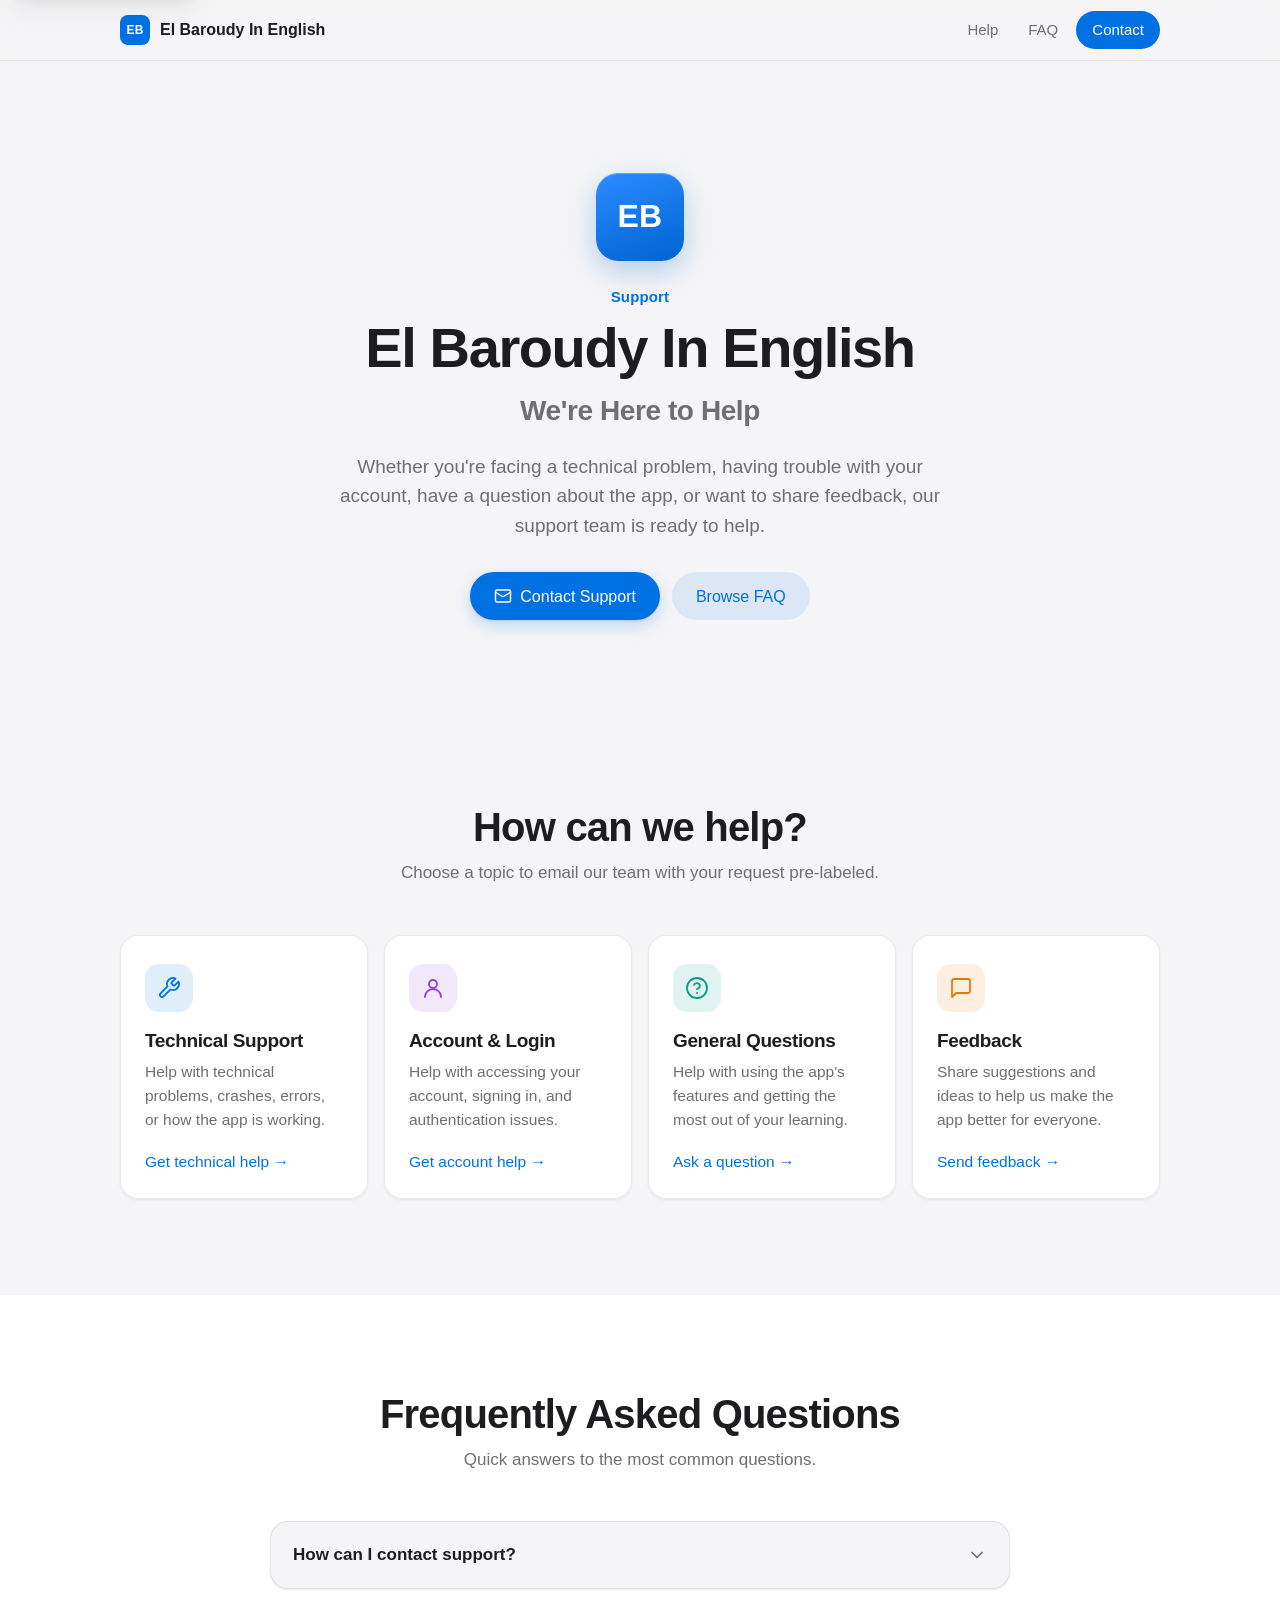
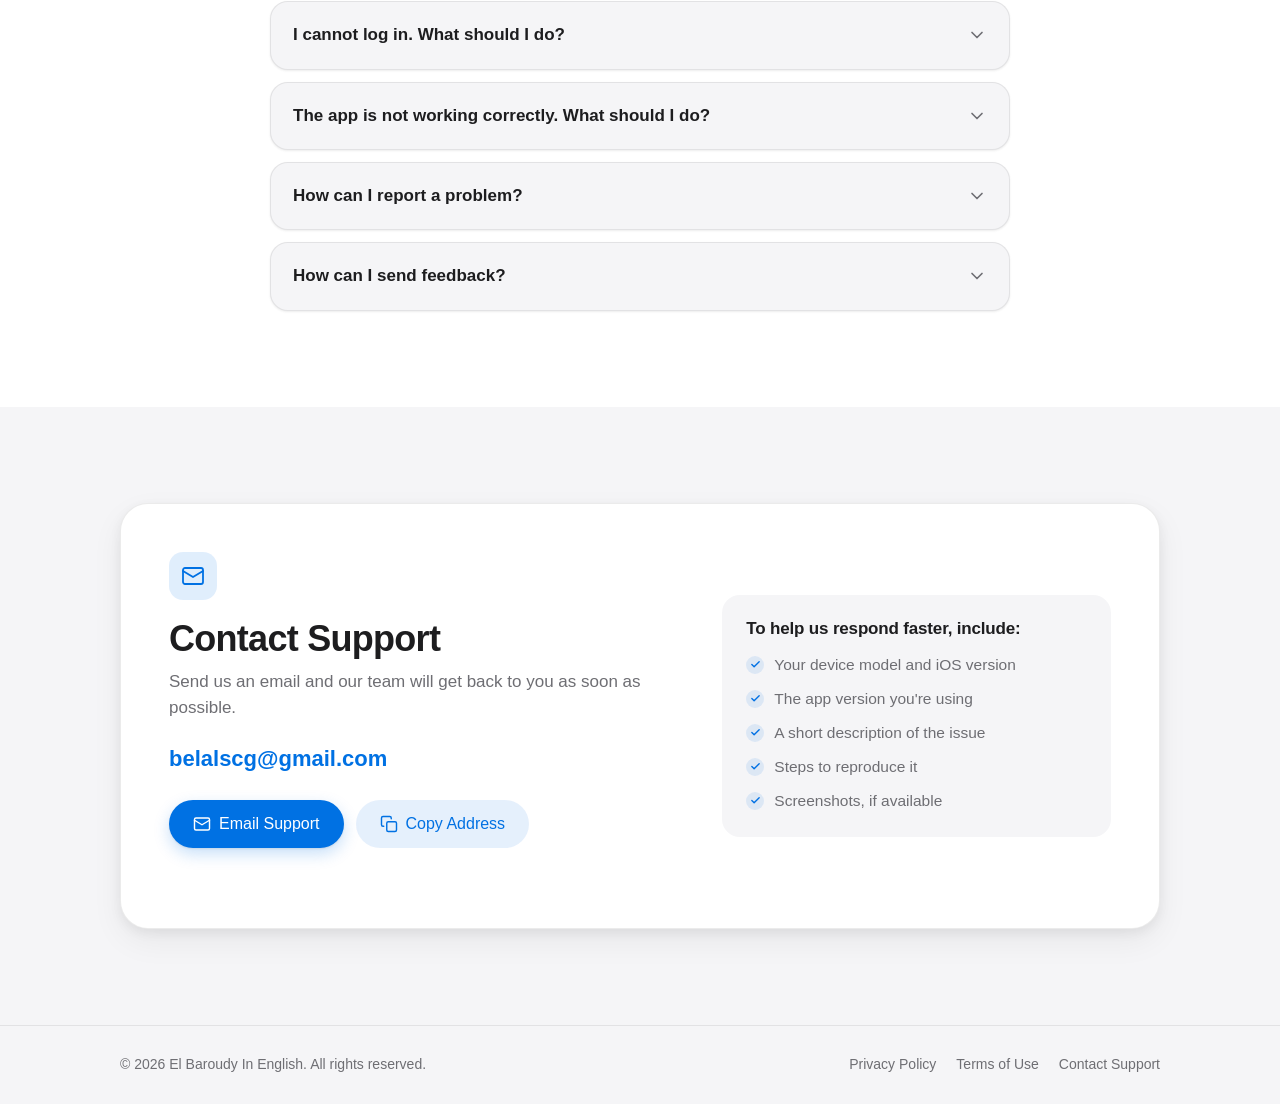
<file: index.html>
<!doctype html>
<html lang="en">
<head>
<meta charset="utf-8">
<meta name="viewport" content="width=device-width, initial-scale=1, viewport-fit=cover">
<title>El Baroudy In English | App Support</title>
<meta name="description" content="Get help with El Baroudy In English. Contact our support team for technical problems, account and login issues, questions about using the app, and feedback.">
<meta name="color-scheme" content="light dark">
<meta name="theme-color" content="#f5f5f7" media="(prefers-color-scheme: light)">
<meta name="theme-color" content="#000000" media="(prefers-color-scheme: dark)">
<meta name="format-detection" content="telephone=no">

<!-- Open Graph -->
<meta property="og:type" content="website">
<meta property="og:site_name" content="El Baroudy In English">
<meta property="og:title" content="El Baroudy In English | App Support">
<meta property="og:description" content="Need help with El Baroudy In English? Contact our support team for technical issues, account and login help, questions, and feedback.">
<meta property="og:locale" content="en_US">
<meta name="twitter:card" content="summary">
<meta name="twitter:title" content="El Baroudy In English | App Support">
<meta name="twitter:description" content="Need help with El Baroudy In English? Contact our support team for technical issues, account and login help, questions, and feedback.">

<link rel="icon" type="image/svg+xml" href="data:image/svg+xml,%3Csvg xmlns='http://www.w3.org/2000/svg' viewBox='0 0 64 64'%3E%3Crect width='64' height='64' rx='14' fill='%230071e3'/%3E%3Ctext x='32' y='41' font-family='Helvetica,Arial,sans-serif' font-size='24' font-weight='700' fill='white' text-anchor='middle'%3EEB%3C/text%3E%3C/svg%3E">
<link rel="stylesheet" href="style.css">
<script>document.documentElement.classList.add('js');</script>
<script src="script.js" defer></script>
</head>
<body>
<a class="skip-link" href="#main">Skip to main content</a>

<!-- Shown automatically only while placeholder values are still present (see README). -->
<div class="setup-banner" id="setup-banner" role="status" hidden>
<strong>Setup required:</strong> <span id="setup-banner-text"></span>
</div>

<header class="site-header">
<div class="container header-inner">
<a class="brand" href="#top" aria-label="El Baroudy In English Support home">
<span class="brand-mark" aria-hidden="true">EB</span>
<span class="brand-name">El Baroudy In English</span>
</a>
<nav class="site-nav" aria-label="Primary">
<ul>
<li class="nav-optional"><a href="#help">Help</a></li>
<li class="nav-optional"><a href="#faq">FAQ</a></li>
<li><a class="nav-cta" href="#contact">Contact</a></li>
</ul>
</nav>
</div>
</header>

<main id="main">
<!-- Hero -->
<section class="hero" id="top" aria-labelledby="hero-title">
<div class="container hero-inner">
<span class="app-icon" aria-hidden="true">EB</span>
<p class="eyebrow">Support</p>
<h1 id="hero-title">El Baroudy In English</h1>
<p class="hero-subtitle">We're Here to Help</p>
<p class="hero-text">
Whether you're facing a technical problem, having trouble with your account,
have a question about the app, or want to share feedback, our support team is ready to help.
</p>
<div class="hero-actions">
<a class="btn btn-primary" href="mailto:belalscg@gmail.com?subject=El%20Baroudy%20In%20English%20-%20Support%20Request">
<svg class="btn-icon" viewBox="0 0 24 24" aria-hidden="true" focusable="false"><rect x="2" y="4" width="20" height="16" rx="2"/><path d="m22 7-10 6L2 7"/></svg>
Contact Support
</a>
<a class="btn btn-secondary" href="#faq">Browse FAQ</a>
</div>
</div>
</section>

<!-- Support topics -->
<section class="section" id="help" aria-labelledby="help-title">
<div class="container">
<header class="section-header reveal">
<h2 id="help-title">How can we help?</h2>
<p>Choose a topic to email our team with your request pre-labeled.</p>
</header>

<ul class="card-grid" role="list">
<li class="card reveal">
<span class="card-icon tint-blue" aria-hidden="true">
<svg viewBox="0 0 24 24" focusable="false"><path d="M14.7 6.3a1 1 0 0 0 0 1.4l1.6 1.6a1 1 0 0 0 1.4 0l3.77-3.77a6 6 0 0 1-7.94 7.94l-6.91 6.91a2.12 2.12 0 0 1-3-3l6.91-6.91a6 6 0 0 1 7.94-7.94l-3.76 3.76z"/></svg>
</span>
<h3>Technical Support</h3>
<p>Help with technical problems, crashes, errors, or how the app is working.</p>
<a class="card-link" href="mailto:belalscg@gmail.com?subject=Technical%20Support%20-%20El%20Baroudy%20In%20English&amp;body=Device%20model%3A%0AiOS%20version%3A%0AApp%20version%3A%0A%0AWhat%20happened%3A%0A%0ASteps%20to%20reproduce%3A%0A">
Get technical help<span class="visually-hidden"> by email</span> <span aria-hidden="true">&rarr;</span>
</a>
</li>

<li class="card reveal">
<span class="card-icon tint-purple" aria-hidden="true">
<svg viewBox="0 0 24 24" focusable="false"><circle cx="12" cy="8" r="4"/><path d="M4 21a8 8 0 0 1 16 0"/></svg>
</span>
<h3>Account &amp; Login</h3>
<p>Help with accessing your account, signing in, and authentication issues.</p>
<a class="card-link" href="mailto:belalscg@gmail.com?subject=Account%20%26%20Login%20-%20El%20Baroudy%20In%20English">
Get account help<span class="visually-hidden"> by email</span> <span aria-hidden="true">&rarr;</span>
</a>
</li>

<li class="card reveal">
<span class="card-icon tint-teal" aria-hidden="true">
<svg viewBox="0 0 24 24" focusable="false"><circle cx="12" cy="12" r="10"/><path d="M9.1 9a3 3 0 0 1 5.8 1c0 2-3 3-3 3"/><path d="M12 17h.01"/></svg>
</span>
<h3>General Questions</h3>
<p>Help with using the app's features and getting the most out of your learning.</p>
<a class="card-link" href="mailto:belalscg@gmail.com?subject=Question%20-%20El%20Baroudy%20In%20English">
Ask a question<span class="visually-hidden"> by email</span> <span aria-hidden="true">&rarr;</span>
</a>
</li>

<li class="card reveal">
<span class="card-icon tint-orange" aria-hidden="true">
<svg viewBox="0 0 24 24" focusable="false"><path d="M21 15a2 2 0 0 1-2 2H7l-4 4V5a2 2 0 0 1 2-2h14a2 2 0 0 1 2 2z"/></svg>
</span>
<h3>Feedback</h3>
<p>Share suggestions and ideas to help us make the app better for everyone.</p>
<a class="card-link" href="mailto:belalscg@gmail.com?subject=Feedback%20-%20El%20Baroudy%20In%20English">
Send feedback<span class="visually-hidden"> by email</span> <span aria-hidden="true">&rarr;</span>
</a>
</li>
</ul>
</div>
</section>

<!-- FAQ -->
<section class="section section-alt" id="faq" aria-labelledby="faq-title">
<div class="container container-narrow">
<header class="section-header reveal">
<h2 id="faq-title">Frequently Asked Questions</h2>
<p>Quick answers to the most common questions.</p>
</header>

<div class="faq-list">
<details class="faq-item reveal">
<summary>
<span>How can I contact support?</span>
<svg class="faq-chevron" viewBox="0 0 24 24" aria-hidden="true" focusable="false"><path d="m6 9 6 6 6-6"/></svg>
</summary>
<div class="faq-answer">
<p>Email our support team at <a class="email-inline" href="mailto:belalscg@gmail.com">belalscg@gmail.com</a>, or tap <strong>Contact Support</strong> anywhere on this page. We read every message and reply as soon as possible.</p>
</div>
</details>

<details class="faq-item reveal">
<summary>
<span>I cannot log in. What should I do?</span>
<svg class="faq-chevron" viewBox="0 0 24 24" aria-hidden="true" focusable="false"><path d="m6 9 6 6 6-6"/></svg>
</summary>
<div class="faq-answer">
<ul>
<li>Check that you have a stable internet connection.</li>
<li>Make sure you're signing in with the same method and account you used before.</li>
<li>Update the app to the latest version from the App Store.</li>
<li>Close the app completely and open it again.</li>
</ul>
<p>If you still can't sign in, contact support with the email address or sign-in method linked to your account. Never send us your password.</p>
</div>
</details>

<details class="faq-item reveal">
<summary>
<span>The app is not working correctly. What should I do?</span>
<svg class="faq-chevron" viewBox="0 0 24 24" aria-hidden="true" focusable="false"><path d="m6 9 6 6 6-6"/></svg>
</summary>
<div class="faq-answer">
<p>First, close the app completely and reopen it. Then make sure you're running the latest version of the app and iOS, and restart your device if needed. If the problem continues, please contact support so we can look into it.</p>
</div>
</details>

<details class="faq-item reveal">
<summary>
<span>How can I report a problem?</span>
<svg class="faq-chevron" viewBox="0 0 24 24" aria-hidden="true" focusable="false"><path d="m6 9 6 6 6-6"/></svg>
</summary>
<div class="faq-answer">
<p>Email support and include as much detail as you can:</p>
<ul>
<li>Your device model and iOS version</li>
<li>The app version (shown in the App Store or the app's settings)</li>
<li>What happened and the steps that lead to the problem</li>
<li>Screenshots or a screen recording, if possible</li>
</ul>
</div>
</details>

<details class="faq-item reveal">
<summary>
<span>How can I send feedback?</span>
<svg class="faq-chevron" viewBox="0 0 24 24" aria-hidden="true" focusable="false"><path d="m6 9 6 6 6-6"/></svg>
</summary>
<div class="faq-answer">
<p>We'd love to hear from you. Use the <strong>Send feedback</strong> link above or email us with your suggestions and ideas. Every message helps us improve the app.</p>
</div>
</details>
</div>
</div>
</section>

<!-- Contact -->
<section class="section" id="contact" aria-labelledby="contact-title">
<div class="container">
<div class="contact-card reveal">
<div class="contact-main">
<span class="card-icon tint-blue contact-icon" aria-hidden="true">
<svg viewBox="0 0 24 24" focusable="false"><rect x="2" y="4" width="20" height="16" rx="2"/><path d="m22 7-10 6L2 7"/></svg>
</span>
<h2 id="contact-title">Contact Support</h2>
<p class="contact-lead">Send us an email and our team will get back to you as soon as possible.</p>

<p class="email-display">
<a id="support-email" class="email-address" href="mailto:belalscg@gmail.com">belalscg@gmail.com</a>
</p>

<div class="contact-actions">
<a class="btn btn-primary" href="mailto:belalscg@gmail.com?subject=El%20Baroudy%20In%20English%20-%20Support%20Request">
<svg class="btn-icon" viewBox="0 0 24 24" aria-hidden="true" focusable="false"><rect x="2" y="4" width="20" height="16" rx="2"/><path d="m22 7-10 6L2 7"/></svg>
Email Support
</a>
<button class="btn btn-secondary" type="button" id="copy-email" hidden>
<svg class="btn-icon" viewBox="0 0 24 24" aria-hidden="true" focusable="false"><rect x="9" y="9" width="13" height="13" rx="2"/><path d="M5 15H4a2 2 0 0 1-2-2V4a2 2 0 0 1 2-2h9a2 2 0 0 1 2 2v1"/></svg>
<span class="copy-label">Copy Address</span>
</button>
</div>
<p class="copy-status" id="copy-status" role="status" aria-live="polite"></p>
</div>

<aside class="contact-tips" aria-labelledby="tips-title">
<h3 id="tips-title">To help us respond faster, include:</h3>
<ul class="check-list">
<li>Your device model and iOS version</li>
<li>The app version you're using</li>
<li>A short description of the issue</li>
<li>Steps to reproduce it</li>
<li>Screenshots, if available</li>
</ul>
</aside>
</div>
</div>
</section>
</main>

<footer class="site-footer">
<div class="container footer-inner">
<p class="footer-copy">&copy; <span id="year">2026</span> El Baroudy In English. All rights reserved.</p>
<nav aria-label="Legal">
<ul class="footer-links">
<li><a href="https://www.termsfeed.com/live/36855b2b-edb6-4856-88cd-206d98fae275" data-legal="Privacy Policy URL">Privacy Policy</a></li>
<li><a href="https://www.termsfeed.com/live/36855b2b-edb6-4856-88cd-206d98fae275" data-legal="Terms URL">Terms of Use</a></li>
<li><a href="mailto:belalscg@gmail.com">Contact Support</a></li>
</ul>
</nav>
</div>
</footer>
</body>
</html>
</file>
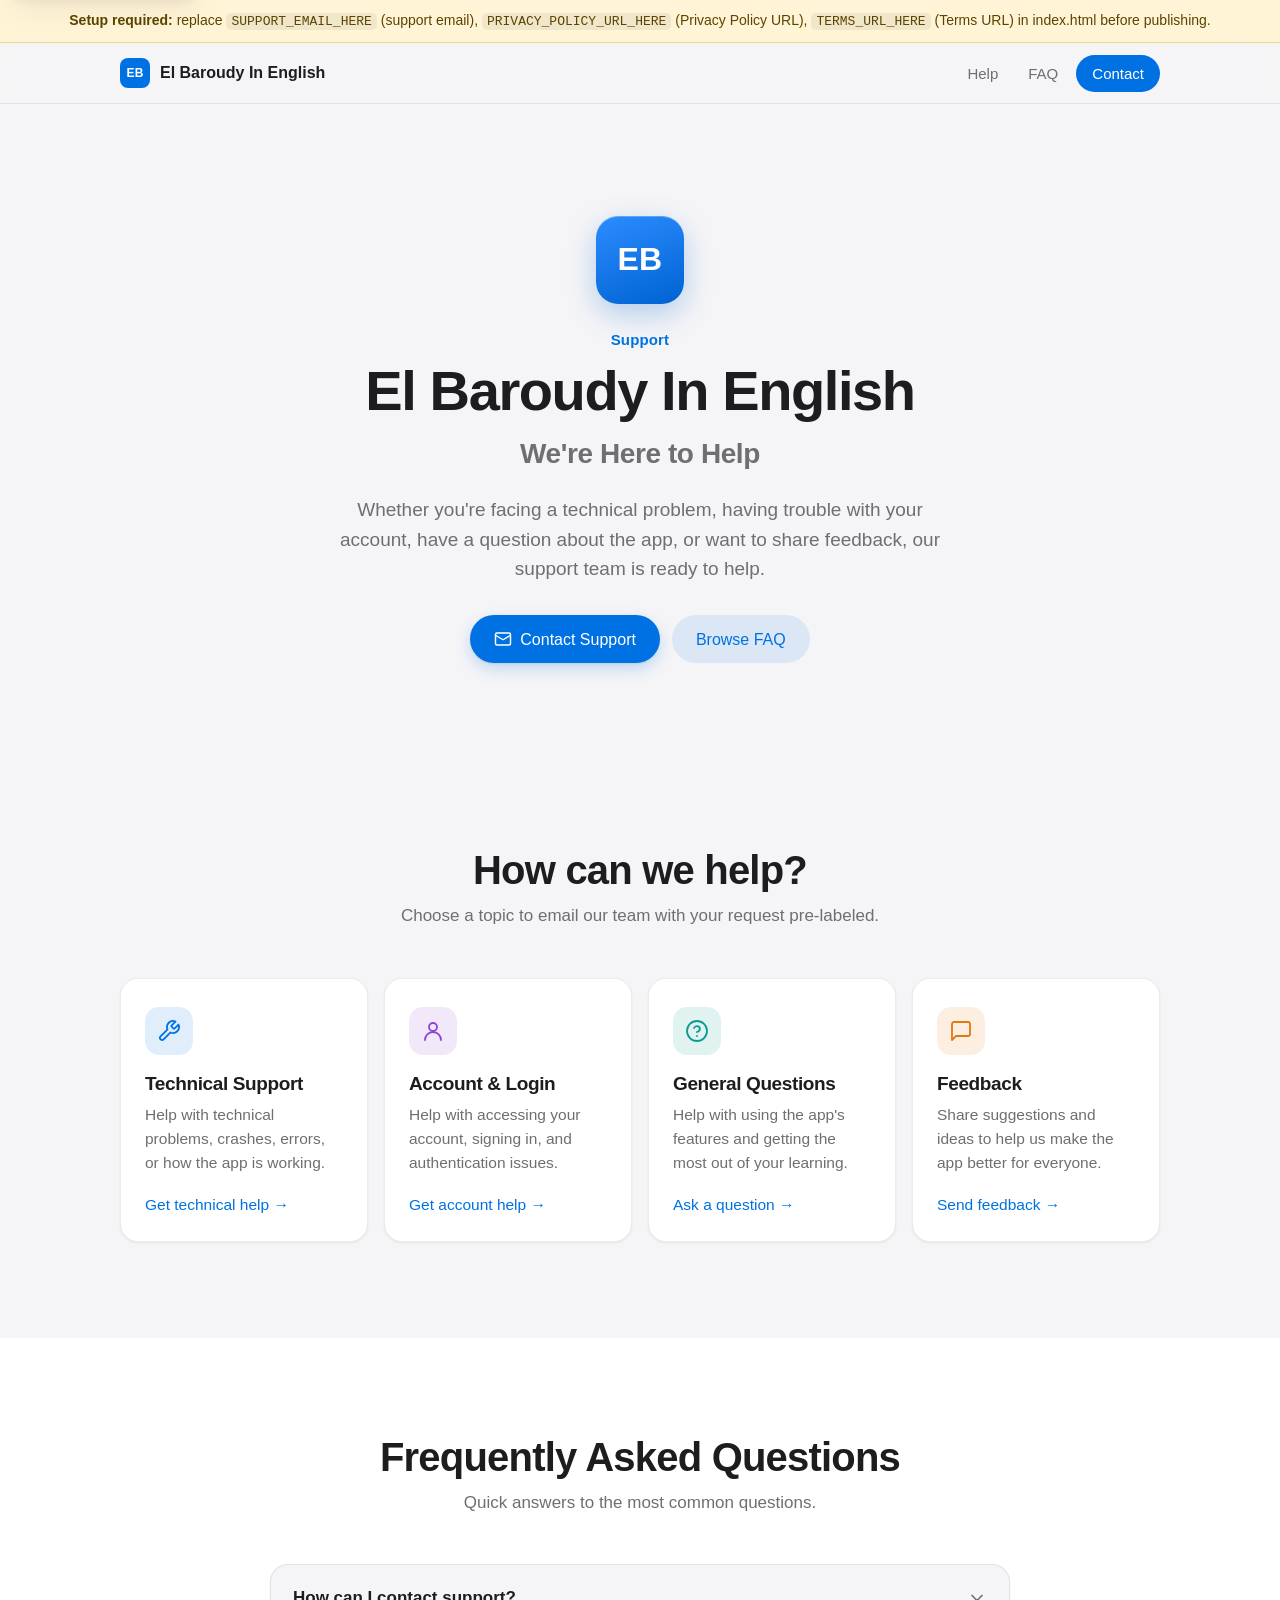
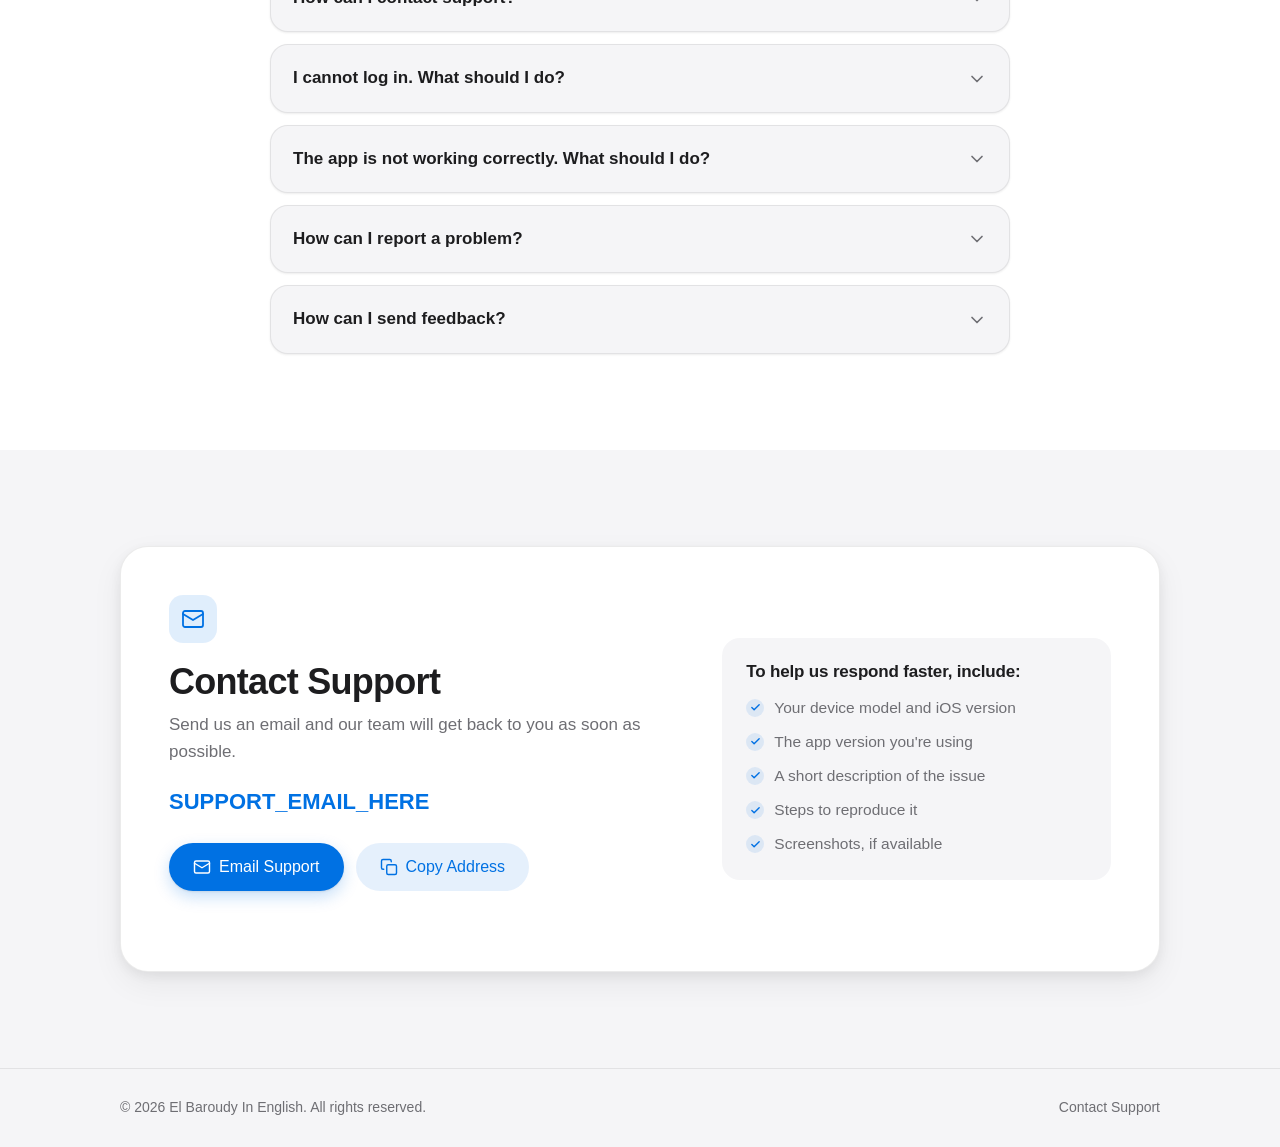
<file: index (5).html>
<!doctype html>
<html lang="en">
<head>
  <meta charset="utf-8">
  <meta name="viewport" content="width=device-width, initial-scale=1, viewport-fit=cover">
  <title>El Baroudy In English | App Support</title>
  <meta name="description" content="Get help with El Baroudy In English. Contact our support team for technical problems, account and login issues, questions about using the app, and feedback.">
  <meta name="color-scheme" content="light dark">
  <meta name="theme-color" content="#f5f5f7" media="(prefers-color-scheme: light)">
  <meta name="theme-color" content="#000000" media="(prefers-color-scheme: dark)">
  <meta name="format-detection" content="telephone=no">

  <!-- Open Graph -->
  <meta property="og:type" content="website">
  <meta property="og:site_name" content="El Baroudy In English">
  <meta property="og:title" content="El Baroudy In English | App Support">
  <meta property="og:description" content="Need help with El Baroudy In English? Contact our support team for technical issues, account and login help, questions, and feedback.">
  <meta property="og:locale" content="en_US">
  <meta name="twitter:card" content="summary">
  <meta name="twitter:title" content="El Baroudy In English | App Support">
  <meta name="twitter:description" content="Need help with El Baroudy In English? Contact our support team for technical issues, account and login help, questions, and feedback.">

  <link rel="icon" type="image/svg+xml" href="data:image/svg+xml,%3Csvg xmlns='http://www.w3.org/2000/svg' viewBox='0 0 64 64'%3E%3Crect width='64' height='64' rx='14' fill='%230071e3'/%3E%3Ctext x='32' y='41' font-family='Helvetica,Arial,sans-serif' font-size='24' font-weight='700' fill='white' text-anchor='middle'%3EEB%3C/text%3E%3C/svg%3E">
  <link rel="stylesheet" href="style.css">
  <script>document.documentElement.classList.add('js');</script>
  <script src="script.js" defer></script>
</head>
<body>
  <a class="skip-link" href="#main">Skip to main content</a>

  <!-- Shown automatically only while placeholder values are still present (see README). -->
  <div class="setup-banner" id="setup-banner" role="status" hidden>
    <strong>Setup required:</strong> <span id="setup-banner-text"></span>
  </div>

  <header class="site-header">
    <div class="container header-inner">
      <a class="brand" href="#top" aria-label="El Baroudy In English Support home">
        <span class="brand-mark" aria-hidden="true">EB</span>
        <span class="brand-name">El Baroudy In English</span>
      </a>
      <nav class="site-nav" aria-label="Primary">
        <ul>
          <li class="nav-optional"><a href="#help">Help</a></li>
          <li class="nav-optional"><a href="#faq">FAQ</a></li>
          <li><a class="nav-cta" href="#contact">Contact</a></li>
        </ul>
      </nav>
    </div>
  </header>

  <main id="main">
    <!-- Hero -->
    <section class="hero" id="top" aria-labelledby="hero-title">
      <div class="container hero-inner">
        <span class="app-icon" aria-hidden="true">EB</span>
        <p class="eyebrow">Support</p>
        <h1 id="hero-title">El Baroudy In English</h1>
        <p class="hero-subtitle">We're Here to Help</p>
        <p class="hero-text">
          Whether you're facing a technical problem, having trouble with your account,
          have a question about the app, or want to share feedback, our support team is ready to help.
        </p>
        <div class="hero-actions">
          <a class="btn btn-primary" href="mailto:SUPPORT_EMAIL_HERE?subject=El%20Baroudy%20In%20English%20-%20Support%20Request">
            <svg class="btn-icon" viewBox="0 0 24 24" aria-hidden="true" focusable="false"><rect x="2" y="4" width="20" height="16" rx="2"/><path d="m22 7-10 6L2 7"/></svg>
            Contact Support
          </a>
          <a class="btn btn-secondary" href="#faq">Browse FAQ</a>
        </div>
      </div>
    </section>

    <!-- Support topics -->
    <section class="section" id="help" aria-labelledby="help-title">
      <div class="container">
        <header class="section-header reveal">
          <h2 id="help-title">How can we help?</h2>
          <p>Choose a topic to email our team with your request pre-labeled.</p>
        </header>

        <ul class="card-grid" role="list">
          <li class="card reveal">
            <span class="card-icon tint-blue" aria-hidden="true">
              <svg viewBox="0 0 24 24" focusable="false"><path d="M14.7 6.3a1 1 0 0 0 0 1.4l1.6 1.6a1 1 0 0 0 1.4 0l3.77-3.77a6 6 0 0 1-7.94 7.94l-6.91 6.91a2.12 2.12 0 0 1-3-3l6.91-6.91a6 6 0 0 1 7.94-7.94l-3.76 3.76z"/></svg>
            </span>
            <h3>Technical Support</h3>
            <p>Help with technical problems, crashes, errors, or how the app is working.</p>
            <a class="card-link" href="mailto:SUPPORT_EMAIL_HERE?subject=Technical%20Support%20-%20El%20Baroudy%20In%20English&amp;body=Device%20model%3A%0AiOS%20version%3A%0AApp%20version%3A%0A%0AWhat%20happened%3A%0A%0ASteps%20to%20reproduce%3A%0A">
              Get technical help<span class="visually-hidden"> by email</span> <span aria-hidden="true">&rarr;</span>
            </a>
          </li>

          <li class="card reveal">
            <span class="card-icon tint-purple" aria-hidden="true">
              <svg viewBox="0 0 24 24" focusable="false"><circle cx="12" cy="8" r="4"/><path d="M4 21a8 8 0 0 1 16 0"/></svg>
            </span>
            <h3>Account &amp; Login</h3>
            <p>Help with accessing your account, signing in, and authentication issues.</p>
            <a class="card-link" href="mailto:SUPPORT_EMAIL_HERE?subject=Account%20%26%20Login%20-%20El%20Baroudy%20In%20English">
              Get account help<span class="visually-hidden"> by email</span> <span aria-hidden="true">&rarr;</span>
            </a>
          </li>

          <li class="card reveal">
            <span class="card-icon tint-teal" aria-hidden="true">
              <svg viewBox="0 0 24 24" focusable="false"><circle cx="12" cy="12" r="10"/><path d="M9.1 9a3 3 0 0 1 5.8 1c0 2-3 3-3 3"/><path d="M12 17h.01"/></svg>
            </span>
            <h3>General Questions</h3>
            <p>Help with using the app's features and getting the most out of your learning.</p>
            <a class="card-link" href="mailto:SUPPORT_EMAIL_HERE?subject=Question%20-%20El%20Baroudy%20In%20English">
              Ask a question<span class="visually-hidden"> by email</span> <span aria-hidden="true">&rarr;</span>
            </a>
          </li>

          <li class="card reveal">
            <span class="card-icon tint-orange" aria-hidden="true">
              <svg viewBox="0 0 24 24" focusable="false"><path d="M21 15a2 2 0 0 1-2 2H7l-4 4V5a2 2 0 0 1 2-2h14a2 2 0 0 1 2 2z"/></svg>
            </span>
            <h3>Feedback</h3>
            <p>Share suggestions and ideas to help us make the app better for everyone.</p>
            <a class="card-link" href="mailto:SUPPORT_EMAIL_HERE?subject=Feedback%20-%20El%20Baroudy%20In%20English">
              Send feedback<span class="visually-hidden"> by email</span> <span aria-hidden="true">&rarr;</span>
            </a>
          </li>
        </ul>
      </div>
    </section>

    <!-- FAQ -->
    <section class="section section-alt" id="faq" aria-labelledby="faq-title">
      <div class="container container-narrow">
        <header class="section-header reveal">
          <h2 id="faq-title">Frequently Asked Questions</h2>
          <p>Quick answers to the most common questions.</p>
        </header>

        <div class="faq-list">
          <details class="faq-item reveal">
            <summary>
              <span>How can I contact support?</span>
              <svg class="faq-chevron" viewBox="0 0 24 24" aria-hidden="true" focusable="false"><path d="m6 9 6 6 6-6"/></svg>
            </summary>
            <div class="faq-answer">
              <p>Email our support team at <a class="email-inline" href="mailto:SUPPORT_EMAIL_HERE">SUPPORT_EMAIL_HERE</a>, or tap <strong>Contact Support</strong> anywhere on this page. We read every message and reply as soon as possible.</p>
            </div>
          </details>

          <details class="faq-item reveal">
            <summary>
              <span>I cannot log in. What should I do?</span>
              <svg class="faq-chevron" viewBox="0 0 24 24" aria-hidden="true" focusable="false"><path d="m6 9 6 6 6-6"/></svg>
            </summary>
            <div class="faq-answer">
              <ul>
                <li>Check that you have a stable internet connection.</li>
                <li>Make sure you're signing in with the same method and account you used before.</li>
                <li>Update the app to the latest version from the App Store.</li>
                <li>Close the app completely and open it again.</li>
              </ul>
              <p>If you still can't sign in, contact support with the email address or sign-in method linked to your account. Never send us your password.</p>
            </div>
          </details>

          <details class="faq-item reveal">
            <summary>
              <span>The app is not working correctly. What should I do?</span>
              <svg class="faq-chevron" viewBox="0 0 24 24" aria-hidden="true" focusable="false"><path d="m6 9 6 6 6-6"/></svg>
            </summary>
            <div class="faq-answer">
              <p>First, close the app completely and reopen it. Then make sure you're running the latest version of the app and iOS, and restart your device if needed. If the problem continues, please contact support so we can look into it.</p>
            </div>
          </details>

          <details class="faq-item reveal">
            <summary>
              <span>How can I report a problem?</span>
              <svg class="faq-chevron" viewBox="0 0 24 24" aria-hidden="true" focusable="false"><path d="m6 9 6 6 6-6"/></svg>
            </summary>
            <div class="faq-answer">
              <p>Email support and include as much detail as you can:</p>
              <ul>
                <li>Your device model and iOS version</li>
                <li>The app version (shown in the App Store or the app's settings)</li>
                <li>What happened and the steps that lead to the problem</li>
                <li>Screenshots or a screen recording, if possible</li>
              </ul>
            </div>
          </details>

          <details class="faq-item reveal">
            <summary>
              <span>How can I send feedback?</span>
              <svg class="faq-chevron" viewBox="0 0 24 24" aria-hidden="true" focusable="false"><path d="m6 9 6 6 6-6"/></svg>
            </summary>
            <div class="faq-answer">
              <p>We'd love to hear from you. Use the <strong>Send feedback</strong> link above or email us with your suggestions and ideas. Every message helps us improve the app.</p>
            </div>
          </details>
        </div>
      </div>
    </section>

    <!-- Contact -->
    <section class="section" id="contact" aria-labelledby="contact-title">
      <div class="container">
        <div class="contact-card reveal">
          <div class="contact-main">
            <span class="card-icon tint-blue contact-icon" aria-hidden="true">
              <svg viewBox="0 0 24 24" focusable="false"><rect x="2" y="4" width="20" height="16" rx="2"/><path d="m22 7-10 6L2 7"/></svg>
            </span>
            <h2 id="contact-title">Contact Support</h2>
            <p class="contact-lead">Send us an email and our team will get back to you as soon as possible.</p>

            <p class="email-display">
              <a id="support-email" class="email-address" href="mailto:SUPPORT_EMAIL_HERE">SUPPORT_EMAIL_HERE</a>
            </p>

            <div class="contact-actions">
              <a class="btn btn-primary" href="mailto:SUPPORT_EMAIL_HERE?subject=El%20Baroudy%20In%20English%20-%20Support%20Request">
                <svg class="btn-icon" viewBox="0 0 24 24" aria-hidden="true" focusable="false"><rect x="2" y="4" width="20" height="16" rx="2"/><path d="m22 7-10 6L2 7"/></svg>
                Email Support
              </a>
              <button class="btn btn-secondary" type="button" id="copy-email" hidden>
                <svg class="btn-icon" viewBox="0 0 24 24" aria-hidden="true" focusable="false"><rect x="9" y="9" width="13" height="13" rx="2"/><path d="M5 15H4a2 2 0 0 1-2-2V4a2 2 0 0 1 2-2h9a2 2 0 0 1 2 2v1"/></svg>
                <span class="copy-label">Copy Address</span>
              </button>
            </div>
            <p class="copy-status" id="copy-status" role="status" aria-live="polite"></p>
          </div>

          <aside class="contact-tips" aria-labelledby="tips-title">
            <h3 id="tips-title">To help us respond faster, include:</h3>
            <ul class="check-list">
              <li>Your device model and iOS version</li>
              <li>The app version you're using</li>
              <li>A short description of the issue</li>
              <li>Steps to reproduce it</li>
              <li>Screenshots, if available</li>
            </ul>
          </aside>
        </div>
      </div>
    </section>
  </main>

  <footer class="site-footer">
    <div class="container footer-inner">
      <p class="footer-copy">&copy; <span id="year">2026</span> El Baroudy In English. All rights reserved.</p>
      <nav aria-label="Legal">
        <ul class="footer-links">
          <li><a href="PRIVACY_POLICY_URL_HERE" data-legal="Privacy Policy URL">Privacy Policy</a></li>
          <li><a href="TERMS_URL_HERE" data-legal="Terms URL">Terms of Use</a></li>
          <li><a href="mailto:SUPPORT_EMAIL_HERE">Contact Support</a></li>
        </ul>
      </nav>
    </div>
  </footer>
</body>
</html>
</file>
<file: style.css>
/* ==========================================================================
   El Baroudy In English — Support Page
   Plain CSS, no build step. Light & dark mode follow the device setting.
   ========================================================================== */

:root {
  --bg: #f5f5f7;
  --bg-alt: #ffffff;
  --surface: #ffffff;
  --surface-muted: #f5f5f7;
  --text: #1d1d1f;
  --text-secondary: #6e6e73;
  --border: rgba(0, 0, 0, 0.08);
  --accent: #0071e3;
  --accent-hover: #0077ed;
  --accent-soft: rgba(0, 113, 227, 0.1);
  --header-bg: rgba(245, 245, 247, 0.78);
  --shadow-sm: 0 1px 2px rgba(0, 0, 0, 0.04), 0 1px 3px rgba(0, 0, 0, 0.04);
  --shadow-md: 0 4px 12px rgba(0, 0, 0, 0.06), 0 12px 32px rgba(0, 0, 0, 0.06);
  --focus: 0 0 0 4px rgba(0, 113, 227, 0.35);

  --tint-blue: #0071e3;
  --tint-purple: #8e44d6;
  --tint-teal: #0a9a8f;
  --tint-orange: #e5780b;

  --radius-sm: 12px;
  --radius: 18px;
  --radius-lg: 28px;

  --font: -apple-system, BlinkMacSystemFont, "SF Pro Text", "SF Pro Display",
    "Segoe UI", Roboto, "Helvetica Neue", Arial, sans-serif;

  --container: 1080px;
  --gutter: 20px;
  --header-h: 60px;
}

@media (prefers-color-scheme: dark) {
  :root {
    --bg: #000000;
    --bg-alt: #0b0b0c;
    --surface: #1c1c1e;
    --surface-muted: #2c2c2e;
    --text: #f5f5f7;
    --text-secondary: #a1a1a6;
    --border: rgba(255, 255, 255, 0.1);
    --accent: #2997ff;
    --accent-hover: #47a6ff;
    --accent-soft: rgba(41, 151, 255, 0.16);
    --header-bg: rgba(18, 18, 20, 0.72);
    --shadow-sm: 0 1px 2px rgba(0, 0, 0, 0.4);
    --shadow-md: 0 8px 28px rgba(0, 0, 0, 0.5);
    --focus: 0 0 0 4px rgba(41, 151, 255, 0.45);

    --tint-blue: #2997ff;
    --tint-purple: #bf7dff;
    --tint-teal: #3ad1c3;
    --tint-orange: #ff9f2e;
  }
}

/* ---------- Base ---------- */
*,
*::before,
*::after { box-sizing: border-box; }

html {
  -webkit-text-size-adjust: 100%;
  text-size-adjust: 100%;
  scroll-behavior: smooth;
  scroll-padding-top: calc(var(--header-h) + 12px);
}

body {
  margin: 0;
  font-family: var(--font);
  font-size: 1.0625rem; /* 17px — iOS body size */
  line-height: 1.55;
  color: var(--text);
  background: var(--bg);
  -webkit-font-smoothing: antialiased;
  -moz-osx-font-smoothing: grayscale;
  overflow-x: hidden;
}

h1, h2, h3 { margin: 0; line-height: 1.15; letter-spacing: -0.02em; }
p { margin: 0; }
ul { margin: 0; padding: 0; }
img, svg { display: block; max-width: 100%; }

a { color: var(--accent); text-decoration: none; }
a:hover { text-decoration: underline; text-underline-offset: 3px; }

:focus-visible { outline: none; box-shadow: var(--focus); border-radius: 8px; }

.container {
  width: 100%;
  max-width: var(--container);
  margin: 0 auto;
  padding-left: max(var(--gutter), env(safe-area-inset-left));
  padding-right: max(var(--gutter), env(safe-area-inset-right));
}
.container-narrow { max-width: 780px; }

.visually-hidden {
  position: absolute !important;
  width: 1px; height: 1px;
  padding: 0; margin: -1px;
  overflow: hidden; clip: rect(0 0 0 0);
  white-space: nowrap; border: 0;
}

.skip-link {
  position: absolute;
  left: 12px; top: -48px;
  z-index: 100;
  padding: 10px 16px;
  background: var(--surface);
  color: var(--text);
  border-radius: var(--radius-sm);
  box-shadow: var(--shadow-md);
  transition: top 0.2s ease;
}
.skip-link:focus { top: 12px; }

/* ---------- Setup banner (only visible while placeholders remain) ---------- */
.setup-banner {
  padding: 10px var(--gutter);
  background: #fff4d6;
  color: #5c4400;
  font-size: 0.875rem;
  text-align: center;
  border-bottom: 1px solid #f0d58a;
}
.setup-banner code {
  font-family: ui-monospace, SFMono-Regular, Menlo, monospace;
  font-size: 0.8125rem;
  background: rgba(0, 0, 0, 0.06);
  padding: 1px 5px;
  border-radius: 5px;
  word-break: break-all;
}

/* ---------- Header ---------- */
.site-header {
  position: sticky;
  top: 0;
  z-index: 50;
  background: var(--header-bg);
  -webkit-backdrop-filter: saturate(180%) blur(20px);
  backdrop-filter: saturate(180%) blur(20px);
  border-bottom: 1px solid var(--border);
}
.header-inner {
  display: flex;
  align-items: center;
  justify-content: space-between;
  gap: 16px;
  min-height: var(--header-h);
}
.brand {
  display: inline-flex;
  align-items: center;
  gap: 10px;
  min-width: 0;
  color: var(--text);
  font-weight: 600;
  font-size: 1rem;
}
.brand:hover { text-decoration: none; }
.brand-name { white-space: nowrap; overflow: hidden; text-overflow: ellipsis; }
.brand-mark {
  flex: none;
  display: grid;
  place-items: center;
  width: 30px; height: 30px;
  border-radius: 8px;
  background: var(--accent);
  color: #fff;
  font-size: 0.75rem;
  font-weight: 700;
  letter-spacing: 0.02em;
}

.site-nav ul {
  display: flex;
  align-items: center;
  gap: 6px;
  list-style: none;
}
.site-nav a {
  display: inline-block;
  padding: 8px 12px;
  border-radius: 999px;
  color: var(--text-secondary);
  font-size: 0.9375rem;
  transition: color 0.2s ease, background-color 0.2s ease;
}
.site-nav a:hover { color: var(--text); text-decoration: none; }
.site-nav .nav-cta {
  background: var(--accent);
  color: #fff;
  font-weight: 500;
  padding: 7px 16px;
}
.site-nav .nav-cta:hover { background: var(--accent-hover); color: #fff; }

@media (max-width: 560px) {
  .nav-optional { display: none; }
}

/* ---------- Buttons ---------- */
.btn {
  display: inline-flex;
  align-items: center;
  justify-content: center;
  gap: 8px;
  min-height: 48px;
  padding: 12px 24px;
  border: 0;
  border-radius: 999px;
  font: inherit;
  font-size: 1rem;
  font-weight: 500;
  line-height: 1.2;
  cursor: pointer;
  text-decoration: none;
  transition: background-color 0.2s ease, transform 0.2s ease, box-shadow 0.2s ease, color 0.2s ease;
  -webkit-tap-highlight-color: transparent;
}
.btn:hover { text-decoration: none; }
.btn:active { transform: scale(0.98); }
.btn-icon {
  width: 18px; height: 18px;
  fill: none; stroke: currentColor;
  stroke-width: 1.9; stroke-linecap: round; stroke-linejoin: round;
}
.btn-primary {
  background: var(--accent);
  color: #fff;
  box-shadow: 0 1px 2px rgba(0, 0, 0, 0.08), 0 6px 16px rgba(0, 113, 227, 0.22);
}
.btn-primary:hover { background: var(--accent-hover); box-shadow: 0 1px 2px rgba(0, 0, 0, 0.08), 0 10px 24px rgba(0, 113, 227, 0.3); }
.btn-secondary {
  background: var(--accent-soft);
  color: var(--accent);
}
.btn-secondary:hover { background: rgba(0, 113, 227, 0.16); }

/* ---------- Hero ---------- */
.hero {
  padding: clamp(56px, 10vw, 112px) 0 clamp(48px, 8vw, 88px);
  text-align: center;
}
.hero-inner { display: flex; flex-direction: column; align-items: center; }
.app-icon {
  display: grid;
  place-items: center;
  width: 88px; height: 88px;
  margin-bottom: 24px;
  border-radius: 22px;
  background: linear-gradient(160deg, #2b8cff 0%, #0063d1 100%);
  color: #fff;
  font-size: 2rem;
  font-weight: 700;
  letter-spacing: 0.01em;
  box-shadow: 0 10px 30px rgba(0, 99, 209, 0.28), inset 0 1px 0 rgba(255, 255, 255, 0.25);
}
.eyebrow {
  margin-bottom: 8px;
  color: var(--accent);
  font-size: 0.9375rem;
  font-weight: 600;
  letter-spacing: 0.01em;
}
.hero h1 {
  font-size: clamp(2.125rem, 6vw, 3.5rem);
  font-weight: 700;
  letter-spacing: -0.025em;
  overflow-wrap: anywhere;
}
.hero-subtitle {
  margin-top: 8px;
  font-size: clamp(1.25rem, 3vw, 1.75rem);
  font-weight: 600;
  color: var(--text-secondary);
  letter-spacing: -0.015em;
}
.hero-text {
  max-width: 600px;
  margin-top: 20px;
  color: var(--text-secondary);
  font-size: clamp(1.0625rem, 1.6vw, 1.1875rem);
}
.hero-actions {
  display: flex;
  flex-wrap: wrap;
  justify-content: center;
  gap: 12px;
  margin-top: 32px;
}

/* ---------- Sections ---------- */
.section { padding: clamp(56px, 9vw, 96px) 0; }
.section-alt { background: var(--bg-alt); }
.section-header { text-align: center; margin-bottom: clamp(32px, 5vw, 48px); }
.section-header h2 { font-size: clamp(1.75rem, 4vw, 2.5rem); font-weight: 700; }
.section-header p { margin-top: 10px; color: var(--text-secondary); }

/* ---------- Cards ---------- */
.card-grid {
  display: grid;
  grid-template-columns: repeat(auto-fit, minmax(min(100%, 240px), 1fr));
  gap: 16px;
  list-style: none;
}
.card {
  display: flex;
  flex-direction: column;
  padding: 28px 24px 24px;
  background: var(--surface);
  border: 1px solid var(--border);
  border-radius: var(--radius);
  box-shadow: var(--shadow-sm);
  transition: transform 0.25s ease, box-shadow 0.25s ease;
}
.card:hover { transform: translateY(-3px); box-shadow: var(--shadow-md); }
.card h3 { margin-top: 18px; font-size: 1.1875rem; font-weight: 600; }
.card p { margin-top: 8px; color: var(--text-secondary); font-size: 0.96875rem; flex: 1; }
.card-link {
  align-self: flex-start;
  margin-top: 18px;
  font-size: 0.96875rem;
  font-weight: 500;
}

.card-icon {
  display: grid;
  place-items: center;
  width: 48px; height: 48px;
  border-radius: 14px;
  color: var(--tint);
  background: color-mix(in srgb, var(--tint) 12%, transparent);
}
.card-icon svg {
  width: 24px; height: 24px;
  fill: none; stroke: currentColor;
  stroke-width: 1.8; stroke-linecap: round; stroke-linejoin: round;
}
.tint-blue { --tint: var(--tint-blue); }
.tint-purple { --tint: var(--tint-purple); }
.tint-teal { --tint: var(--tint-teal); }
.tint-orange { --tint: var(--tint-orange); }

/* Fallback for browsers without color-mix() */
@supports not (background: color-mix(in srgb, red 10%, transparent)) {
  .card-icon { background: var(--surface-muted); }
}

/* ---------- FAQ ---------- */
.faq-list { display: flex; flex-direction: column; gap: 12px; }
.faq-item {
  background: var(--surface);
  border: 1px solid var(--border);
  border-radius: var(--radius);
  box-shadow: var(--shadow-sm);
  transition: box-shadow 0.25s ease;
}
.section-alt .faq-item { background: var(--bg); }
.faq-item[open] { box-shadow: var(--shadow-md); }
.faq-item summary {
  display: flex;
  align-items: center;
  justify-content: space-between;
  gap: 16px;
  padding: 20px 22px;
  cursor: pointer;
  list-style: none;
  font-weight: 600;
  font-size: 1.0625rem;
  border-radius: var(--radius);
  -webkit-tap-highlight-color: transparent;
}
.faq-item summary::-webkit-details-marker { display: none; }
.faq-item summary:hover .faq-chevron { color: var(--text); }
.faq-chevron {
  flex: none;
  width: 20px; height: 20px;
  fill: none; stroke: currentColor;
  stroke-width: 2; stroke-linecap: round; stroke-linejoin: round;
  color: var(--text-secondary);
  transition: transform 0.25s ease, color 0.2s ease;
}
.faq-item[open] .faq-chevron { transform: rotate(180deg); }
.faq-answer {
  padding: 0 22px 22px;
  color: var(--text-secondary);
}
.faq-answer p + p,
.faq-answer ul + p,
.faq-answer p + ul { margin-top: 10px; }
.faq-answer ul { padding-left: 1.2em; }
.faq-answer li + li { margin-top: 4px; }
.faq-answer strong { color: var(--text); font-weight: 600; }
.email-inline { overflow-wrap: anywhere; }

/* ---------- Contact ---------- */
.contact-card {
  display: grid;
  grid-template-columns: 1fr;
  gap: 32px;
  padding: clamp(28px, 5vw, 48px);
  background: var(--surface);
  border: 1px solid var(--border);
  border-radius: var(--radius-lg);
  box-shadow: var(--shadow-md);
}
@media (min-width: 820px) {
  .contact-card { grid-template-columns: 1.3fr 1fr; gap: 48px; align-items: center; }
}
.contact-icon { margin-bottom: 18px; }
.contact-main h2 { font-size: clamp(1.75rem, 4vw, 2.25rem); font-weight: 700; }
.contact-lead { margin-top: 10px; color: var(--text-secondary); }
.email-display { margin-top: 20px; }
.email-address {
  font-size: clamp(1.125rem, 2.6vw, 1.375rem);
  font-weight: 600;
  overflow-wrap: anywhere;
}
.contact-actions { display: flex; flex-wrap: wrap; gap: 12px; margin-top: 24px; }
.copy-status { min-height: 1.5em; margin-top: 10px; color: var(--text-secondary); font-size: 0.9375rem; }

.contact-tips {
  padding: 24px;
  background: var(--surface-muted);
  border-radius: var(--radius);
}
.contact-tips h3 { font-size: 1.0625rem; font-weight: 600; letter-spacing: -0.01em; }
.check-list { list-style: none; margin-top: 14px; }
.check-list li {
  position: relative;
  padding-left: 28px;
  color: var(--text-secondary);
  font-size: 0.96875rem;
}
.check-list li + li { margin-top: 10px; }
.check-list li::before {
  content: "";
  position: absolute;
  left: 0; top: 0.2em;
  width: 18px; height: 18px;
  border-radius: 50%;
  background: var(--accent-soft)
    url("data:image/svg+xml,%3Csvg xmlns='http://www.w3.org/2000/svg' viewBox='0 0 24 24' fill='none' stroke='%230071e3' stroke-width='3' stroke-linecap='round' stroke-linejoin='round'%3E%3Cpath d='M20 6 9 17l-5-5'/%3E%3C/svg%3E")
    center / 11px no-repeat;
}

/* ---------- Footer ---------- */
.site-footer {
  padding: 28px 0 calc(28px + env(safe-area-inset-bottom));
  border-top: 1px solid var(--border);
  color: var(--text-secondary);
  font-size: 0.875rem;
}
.footer-inner {
  display: flex;
  flex-direction: column;
  align-items: center;
  gap: 12px;
  text-align: center;
}
@media (min-width: 720px) {
  .footer-inner { flex-direction: row; justify-content: space-between; text-align: left; }
}
.footer-links {
  display: flex;
  flex-wrap: wrap;
  justify-content: center;
  gap: 8px 20px;
  list-style: none;
}
.footer-links a { color: var(--text-secondary); }
.footer-links a:hover { color: var(--text); }

/* ---------- Reveal animation (only when JS is running) ---------- */
.js .reveal {
  opacity: 0;
  transform: translateY(14px);
  transition: opacity 0.6s ease, transform 0.6s ease;
}
.js .reveal.is-visible { opacity: 1; transform: none; }

@media (prefers-reduced-motion: reduce) {
  html { scroll-behavior: auto; }
  *, *::before, *::after {
    transition-duration: 0.01ms !important;
    animation-duration: 0.01ms !important;
  }
  .js .reveal { opacity: 1; transform: none; }
  .card:hover { transform: none; }
}

/* ---------- Print ---------- */
@media print {
  .site-header, .setup-banner, .hero-actions, .contact-actions { display: none; }
  .js .reveal { opacity: 1; transform: none; }
  body { background: #fff; color: #000; }
}
</file>
